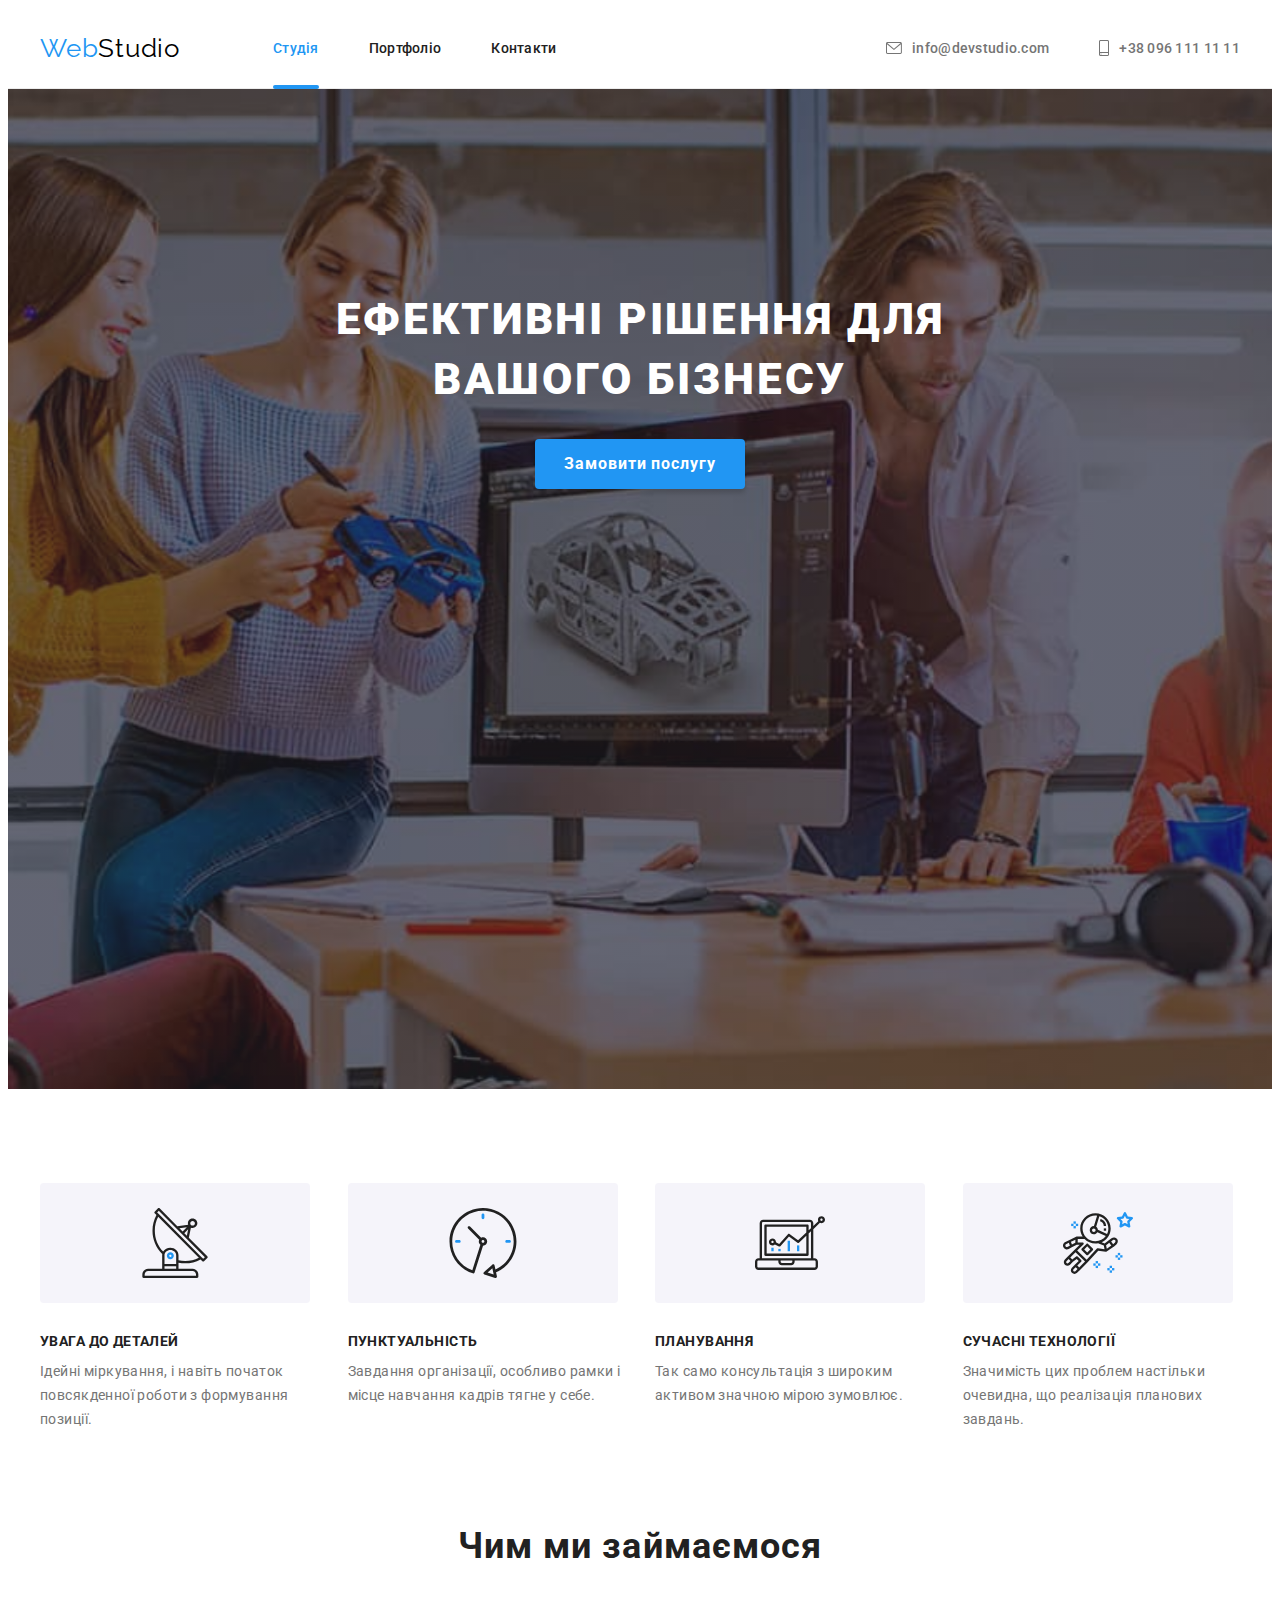
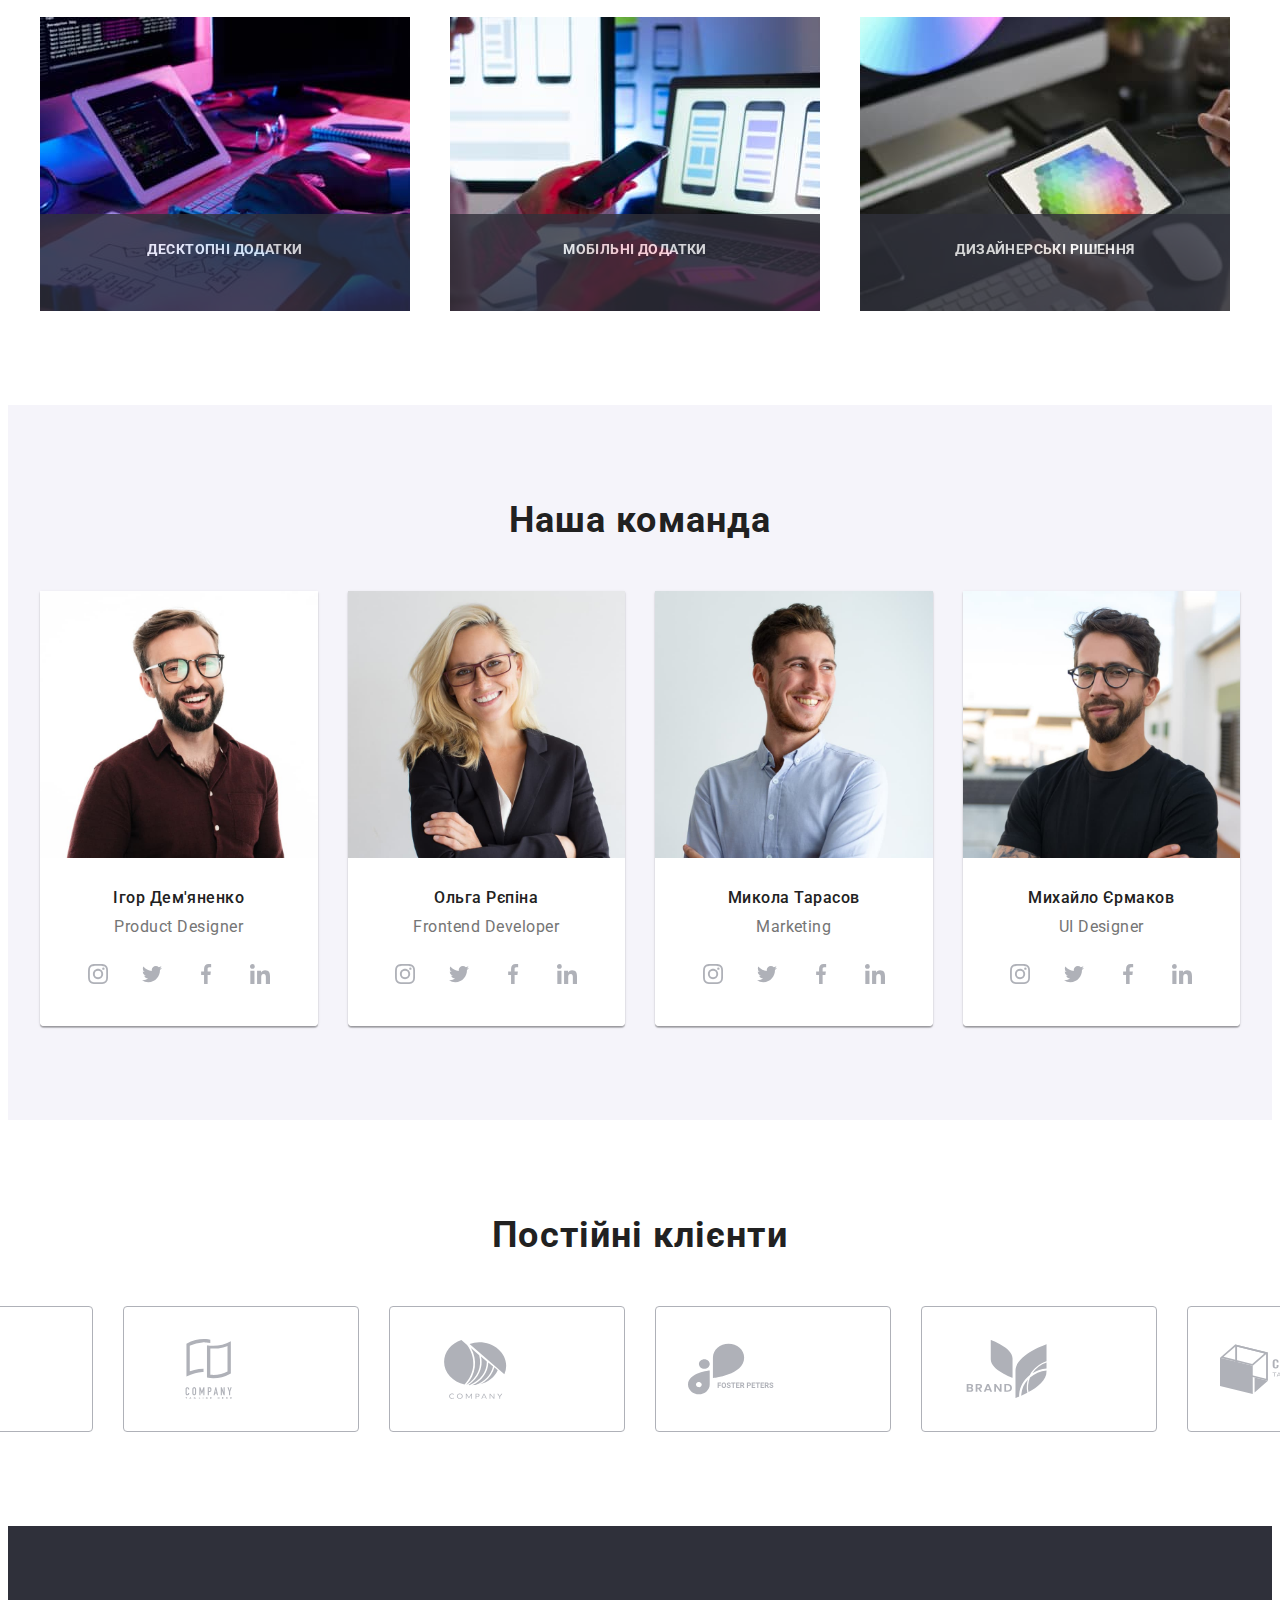
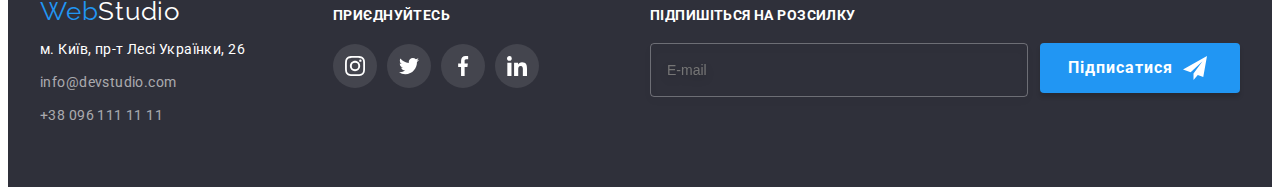
<file: index.html>
<!DOCTYPE html>
<html lang="uk">
<head>
    <meta charset="UTF-8">
    <meta http-equiv="X-UA-Compatible" content="IE=edge">
    <meta name="viewport" content="width=device-width, initial-scale=1.0">
    <title>goit-markup-hw-01</title>
    <link rel="preconnect" href="https://fonts.googleapis.com">
    <link rel="preconnect" href="https://fonts.gstatic.com" crossorigin>
    <link href="https://fonts.googleapis.com/css2?family=Raleway:wght@700&family=Roboto:wght@400;500;700;900&display=swap"
        rel="stylesheet">
    <link rel="stylesheet" href="https://cdnjs.cloudflare.com/ajax/libs/modern-normalize/1.1.0/modern-normalize.min.css"
        integrity="sha512-wpPYUAdjBVSE4KJnH1VR1HeZfpl1ub8YT/NKx4PuQ5NmX2tKuGu6U/JRp5y+Y8XG2tV+wKQpNHVUX03MfMFn9Q=="
        crossorigin="anonymous" referrerpolicy="no-referrer" />
    <!-- <link rel="stylesheet" href="./css/styles.css" /> -->
    <link rel="stylesheet" href="./css/main.min.css" />
</head>
<body>
    <!-- HEADER -->
    <header class="header">
        <div class="container header__container">
            <a href="./index.html" class="logo-link header__logo link"><span class="web">Web</span>Studio</a>
            <nav class="navigation header__navigation">
                <ul class="menu ul">
                    <li class="menu__item">
                        <a href="./index.html" class="menu__link link current">Студія</a></li>
                    <li class="menu__item">
                        <a href="./portfolio.html" class="menu__link link ">Портфоліо</a></li>
                    <li class="menu__item">
                        <a href="#"class="menu__link link">Контакти</a></li>
                </ul>
            </nav>
                <ul class="header__contacts ul">
                    <li class="header-contacts-list">
                        <a href=" mailto:info@devstudio.com" class="header-mail link">
                            <svg class="icon-mail" width="16" height="12" >
                                <use href="./images/icons.svg#icon-envelope"></use>
                            </svg>
                        info@devstudio.com
                        </a>
                    </li>
                    <li class="header-contacts-list">
                        <a href=" tel:+380961111111" class="header-tel link">
                            <svg class="icon-tel" width="10" height="16">
                                <use href="./images/icons.svg#icon-smartphone"></use>
                            </svg>
                        +38 096 111 11 11
                        </a>
                    </li>
                </ul>
        </div>
    </header>
    <!-- NAIN -->
<main>
    <!-- hero -->
    <section class="section hero">
            <div class="container hero__container">
                <h1 class="hero__title">Ефективні рішення для <br/> вашого бізнесу</h1>
                <button type="button" class="hero__btn btn" data-modal-open>Замовити послугу</button>
     </section>
     <!-- about section -->
    <section class="about section">
            <div class="container about__container">
                <ul class="menu-list ul" >
                    <li  class="menu-list__item icon-antena">
                        <h3 class="about__title">УВАГА ДО ДЕТАЛЕЙ</h3>
                        <p class="about__sutitle">Ідейні міркування, і навіть початок повсякденної роботи з формування позиції.</p>
                    </li>
                    <li class="menu-list__item icon-clock"> 
                        <h3 class="about__title">ПУНКТУАЛЬНІСТЬ</h3>
                        <p class="about__sutitle">Завдання організації, особливо рамки і місце навчання кадрів тягне у себе.</p>
                    </li>
                    <li class="menu-list__item icon-diagrama">
                        <h3 class="about__title">ПЛАНУВАННЯ</h3>
                        <p class="about__sutitle">Так само консультація з широким активом значною мірою зумовлює.</p>
                    </li>
                    <li class="menu-list__item icon-astronaut">
                        <h3 class="about__title">СУЧАСНІ ТЕХНОЛОГІЇ</h3>
                        <p class="about__sutitle">Значимість цих проблем настільки очевидна, що реалізація планових завдань.</p>
                    </li>
                </ul>
            </div>
    </section>
    <!-- aside -->
    <section class="aside ">
        <div class="container aside-container">
            <h3 class="aside-title">Чим ми займаємося</h3>
            <ul class="aside-list ul">
                <li class="aside-list-item">
                     <div class="work-wrap">
                         <img src="./images/img1.jpg" alt="чоловік набирає код" width="370">
                         <p class="work-text">
                            Десктопні додатки
                         </p>
                     </div>
                </li>
                <li class="aside-list-item">
                    <div class="work-wrap">
                        <img src="./images/img2.jpg" alt="жінка тримає в руках телефон та працює на комп'ютері" width="370">
                        <p class="work-text">
                            Мобільні додатки
                        </p>
                    </div>
                </li>
                <li class="aside-list-item">
                    <div class="work-wrap">
                        <img src="./images/img3.jpg" alt="планшет на якому зображена діаграма" width="370">
                        <p class="work-text">
                            Дизайнерські рішення
                        </p>
                    </div>
                </li>
            </ul>
        </div>
    </section>
    <!-- team section -->
    <section class="team section">
        <div class="container team-container">
            <h2 class="aside-title">Наша команда</h2>
            <ul class="team-list ul">
                <li class="team-item">
                    <img src="./images/igor.jpg" alt="чоловік з бородою в окулярах" width="370">
                    <div class="team-project">
                        <h3 class="team-item-title">Ігор Дем'яненко</h3>
                        <p class="team-item-sutitle">Product Designer</p>
                        <ul class="team-social-list">
                            <li class="social-list-item">
                                <a class="social-list-link"  href="#">
                                    <svg class="team-social-icon" width="20" height="20">
                                        <use href="./images/icons.svg#icon-instagram-2"></use>
                                    </svg>
                                </a>
                            </li>
                            <li class="social-list-item">
                                <a class="social-list-link" href="#">
                                    <svg class="team-social-icon" width="20" height="20">
                                        <use href="./images/icons.svg#icon-twitter-1"></use>
                                    </svg>
                                </a>
                            </li>
                            <li class="social-list-item">
                                <a class="social-list-link" href="#">
                                    <svg class="team-social-icon" width="20" height="20">
                                        <use href="./images/icons.svg#icon-facebook-1"></use>
                                    </svg>
                                </a>
                            </li>
                            <li class="social-list-item">
                                <a class="social-list-link" href="#">
                                    <svg class="team-social-icon" width="20" height="20">
                                        <use href="./images/icons.svg#icon-linkedin-1"></use>
                                    </svg>
                                </a>
                            </li>
                        </ul>
                    </div>
                </li>
                <li class="team-item">
                    <img src="./images/olga.jpg" alt="жінка в окулярах" width="370">
                    <div class="team-project">
                        <h3 class="team-item-title">Ольга Рєпіна</h3>
                        <p class="team-item-sutitle">Frontend Developer</p>
                        <ul class="team-social-list">
                            <li class="social-list-item">
                                <a class="social-list-link" href="#">
                                    <svg class="team-social-icon" width="20" height="20">
                                        <use href="./images/icons.svg#icon-instagram-2"></use>
                                    </svg>
                                </a>
                            </li>
                            <li class="social-list-item">
                                <a class="social-list-link" href="#">
                                    <svg class="team-social-icon" width="20" height="20">
                                        <use href="./images/icons.svg#icon-twitter-1"></use>
                                    </svg>
                                </a>
                            </li>
                            <li class="social-list-item">
                                <a class="social-list-link" href="#">
                                    <svg class="team-social-icon" width="20" height="20">
                                        <use href="./images/icons.svg#icon-facebook-1"></use>
                                    </svg>
                                </a>
                            </li>
                            <li class="social-list-item">
                                <a class="social-list-link" href="#">
                                    <svg class="team-social-icon" width="20" height="20">
                                        <use href="./images/icons.svg#icon-linkedin-1"></use>
                                    </svg>
                                </a>
                            </li>
                        </ul>
                    </div>
                </li>
                <li class="team-item">
                    <img src="./images/mykola.jpg" alt="чоловік в світлій рубашці" width="370">
                    <div class="team-project">
                        <h3 class="team-item-title">Микола Тарасов</h3>
                        <p class="team-item-sutitle">Marketing</p>
                        <ul class="team-social-list">
                            <li class="social-list-item">
                                <a class="social-list-link" href="#">
                                    <svg class="team-social-icon" width="20" height="20">
                                        <use href="./images/icons.svg#icon-instagram-2"></use>
                                    </svg>
                                </a>
                            </li>
                            <li class="social-list-item">
                                <a class="social-list-link" href="#">
                                    <svg class="team-social-icon" width="20" height="20">
                                        <use href="./images/icons.svg#icon-twitter-1"></use>
                                    </svg>
                                </a>
                            </li>
                            <li class="social-list-item">
                                <a class="social-list-link" href="#">
                                    <svg class="team-social-icon" width="20" height="20">
                                        <use href="./images/icons.svg#icon-facebook-1"></use>
                                    </svg>
                                </a>
                            </li>
                            <li class="social-list-item">
                                <a class="social-list-link" href="#">
                                    <svg class="team-social-icon" width="20" height="20">
                                        <use href="./images/icons.svg#icon-linkedin-1"></use>
                                    </svg>
                                </a>
                            </li>
                        </ul>
                    </div>
                </li>
                <li class="team-item">
                    <img src="./images/myhailo.jpg" alt="чоловік в темній футболціз бородою в окулярах" width="370">
                    <div class="team-project">
                        <h3 class="team-item-title">Михайло Єрмаков</h3>
                        <p class="team-item-sutitle">UI Designer</p>
                        <ul class="team-social-list">
                            <li class="social-list-item">
                                <a class="social-list-link" href="#">
                                    <svg class="team-social-icon" width="20" height="20">
                                        <use href="./images/icons.svg#icon-instagram-2"></use>
                                    </svg>
                                </a>
                            </li>
                            <li class="social-list-item">
                                <a class="social-list-link" href="#">
                                    <svg class="team-social-icon" width="20" height="20">
                                        <use href="./images/icons.svg#icon-twitter-1"></use>
                                    </svg>
                                </a>
                            </li>
                            <li class="social-list-item">
                                <a class="social-list-link" href="#">
                                    <svg class="team-social-icon" width="20" height="20">
                                        <use href="./images/icons.svg#icon-facebook-1"></use>
                                    </svg>
                                </a>
                            </li>
                            <li class="social-list-item">
                                <a class="social-list-link" href="#">
                                    <svg class="team-social-icon" width="20" height="20">
                                        <use href="./images/icons.svg#icon-linkedin-1"></use>
                                    </svg>
                                </a>
                            </li>
                        </ul>
                    </div>
                </li>
            </ul>
        </div>
    </section>
    <!-- clients section -->
    <section class="clients section">
        <div class="container clients-container">
            <h2 class="clients-title aside-title">Постійні клієнти</h2>
            <ul class="clients-list ul">
                <li class="clients-list-item">
                    <a class="clients-link" href="#">
                        <svg class="clients-icon" width="106" height="60">
                            <use href="./images/icons.svg#icon-client1"></use>
                        </svg>
                    </a>
                </li>
                <li class="clients-list-item">
                    <a class="clients-link" href="#">
                        <svg class="clients-icon" width="106" height="60">
                            <use href="./images/icons.svg#icon-client2"></use>
                        </svg>
                    </a>
                </li>
                <li class="clients-list-item">
                    <a class="clients-link" href="#">
                        <svg class="clients-icon" width="106" height="60">
                            <use href="./images/icons.svg#icon-client3"></use>
                        </svg>
                    </a>
                </li>
                <li class="clients-list-item">
                    <a class="clients-link" href="#">
                        <svg class="clients-icon" width="106" height="60">
                            <use href="./images/icons.svg#icon-client4"></use>
                        </svg>
                    </a>
                </li>
                <li class="clients-list-item">
                    <a class="clients-link" href="#">
                        <svg class="clients-icon" width="106" height="60">
                            <use href="./images/icons.svg#icon-client5"></use>
                        </svg>
                    </a>
                </li>
                <li class="clients-list-item">
                    <a class="clients-link" href="#">
                        <svg class="clients-icon" width="106" height="60">
                            <use href="./images/icons.svg#icon-client6"></use>
                        </svg>
                    </a>
                </li>
            </ul>
        </div>
    </section>
    </main>
    <!-- FOOTER -->
    <footer class="footer ">
        <div class="footer-field container">
            <div class="footer-container">
                <a href="./index.html" class="logo-footer-link link"><span class="web">Web</span>Studio</a>
                    <address class="address">
                        <ul class="address-list ul">
                            <li class="address-list-item">
                                <a class="address-link link" href="https://goo.gl/maps/7Ttrmz1NtePC2R1u5" target="_blank" rel="nooper noreffere">м. Київ, пр-т Лесі Українки, 26</a>
                            </li>
                            <li class="address-list-item">
                                <a class="contact-link link" href="mailto:info@devstudio.com">info@devstudio.com</a>
                            </li>
                            <li class="address-list-item">
                                <a class="contact-link link" href="tel:+380961111111">+38 096 111 11 11</a>
                            </li>
                        </ul> 
                    </address> 
            </div>
            <!-- приєднуйтесь -->
            <div class="footer-social-container">
                <span class="footer-title">ПРИЄДНУЙТЕСЬ</span>
                <ul class="footer-social-list">
                    <li class="footer-list-item">
                        <a class="footer-social-link" href="#">
                            <svg class="team-social-icon" width="20" height="20">
                                <use href="./images/icons.svg#icon-instagram-2"></use>
                            </svg>
                        </a>
                    </li>
                    <li class="footer-list-item">
                        <a class="footer-social-link" href="#">
                            <svg class="team-social-icon" width="20" height="20">
                                <use href="./images/icons.svg#icon-twitter-1"></use>
                            </svg>
                        </a>
                    </li>
                    <li class="footer-list-item">
                        <a class="footer-social-link" href="#">
                            <svg class="team-social-icon" width="20" height="20">
                                <use href="./images/icons.svg#icon-facebook-1"></use>
                            </svg>
                        </a>
                    </li>
                    <li class="footer-list-item">
                        <a class="footer-social-link" href="#">
                            <svg class="team-social-icon" width="20" height="20">
                                <use href="./images/icons.svg#icon-linkedin-1"></use>
                            </svg>
                        </a>
                    </li>
                </ul>
            </div>
            <!-- підпишіться -->
            <div class="footer-subscribe-container">
            <p class="footer-title">ПІДПИШІТЬСЯ НА РОЗСИЛКУ</p>
            <form action="#" class="subscribe-form">
                <label for="user-email"></label>
                <input 
                type="email" 
                name="user-email" 
                class="footer-input" 
                required id="user-email" 
                placeholder="E-mail" 
            />
            <div class="subscribe-wrap">
                <button type="button" class="subscribe-btn btn">Підписатися
                    <svg class="subscribe-icon" width="24" height="24">
                    <use href="./images/icons.svg#icon-send"></use>
                </svg>
            </button>
            </div>
        </form>
        </div>
        </div>
    </footer>
    <!-- MODAL -->
    <div class="backdrop is-hidden "  data-modal>
        <div class="modal"> 
            <button type="button" class="close-dtn btn" data-modal-close>
                <svg class="close-icon" width="18" height="18">
                    <use href="./images/icons.svg#icon-close-black-18dp"></use>
                </svg>
            </button>
            <p class="modal-title">Залиште свої дані, ми вам передзвонимо</p>
            <form action="#" class="modal-form" >
                <div class="modal-label">
                    <label class="label-title" for="user-name">Ім'я</label>
                   <div class="input-wrap">
                        <input 
                            type="text" 
                            name="user-name" 
                            class="modal-input"
                            required 
                            id="user-name" 
                        />
                        <svg class="modal-icon"  width="18" height="18">
                            <use href="./images/icons.svg#icon-name"></use>
                        </svg>
                   </div>
                </div>
                <div class="modal-label">
                    <label class="label-title" for="user-tel">Телефон</label>
                    <div class="input-wrap">
                        <input 
                            type="tel" 
                            name="user-tel" 
                            class="modal-input"
                            required
                            id="user-tel" 
                        />
                        <svg class="modal-icon" width="18" height="18">
                            <use href="./images/icons.svg#icon-tel"></use>
                        </svg>
                    </div>
                </div>
                <div class="modal-label">
                    <label class="label-title" for="user-mail">Пошта</label>
                    <div class="input-wrap">
                        <input 
                            type="email" 
                            name="user-mail" 
                            class="modal-input"
                            required
                            id="user-mail" 
                        />
                        <svg class="modal-icon"  width="18" height="18">
                            <use href="./images/icons.svg#icon-postsend"></use>
                        </svg>
                    </div>
                </div>
                <div class="modal-feedback">
                    <label class="label-title" for="feedback">Коментар</label>
                    <textarea 
                        name="feedback" 
                        id="feedback" 
                        cols="30" 
                        rows="10" 
                        class="feedback" 
                        placeholder="Введіть текст">
                    </textarea>
                </div>
                <label for="policy" class="policy-label">
                    <input class="policy-checkbox visually-hidden "
                        type="checkbox" 
                        name="policy" 
                        id="policy">
                    <svg class="policy-icon" width="16" height="15">
                        <use href="./images/icons.svg#icon-checkmark"></use>
                    </svg>
                        Погоджуюся з розсилкою та приймаю
                    <a href="#" class="policy-link link">Умови договору</a>
                </label>
                <button type="submit" class="send-btn btn">Відправити</button>
            </form>
        </div>
    </div>
    <script src="./js/modal.js"></script>
</body>
</html>
</file>
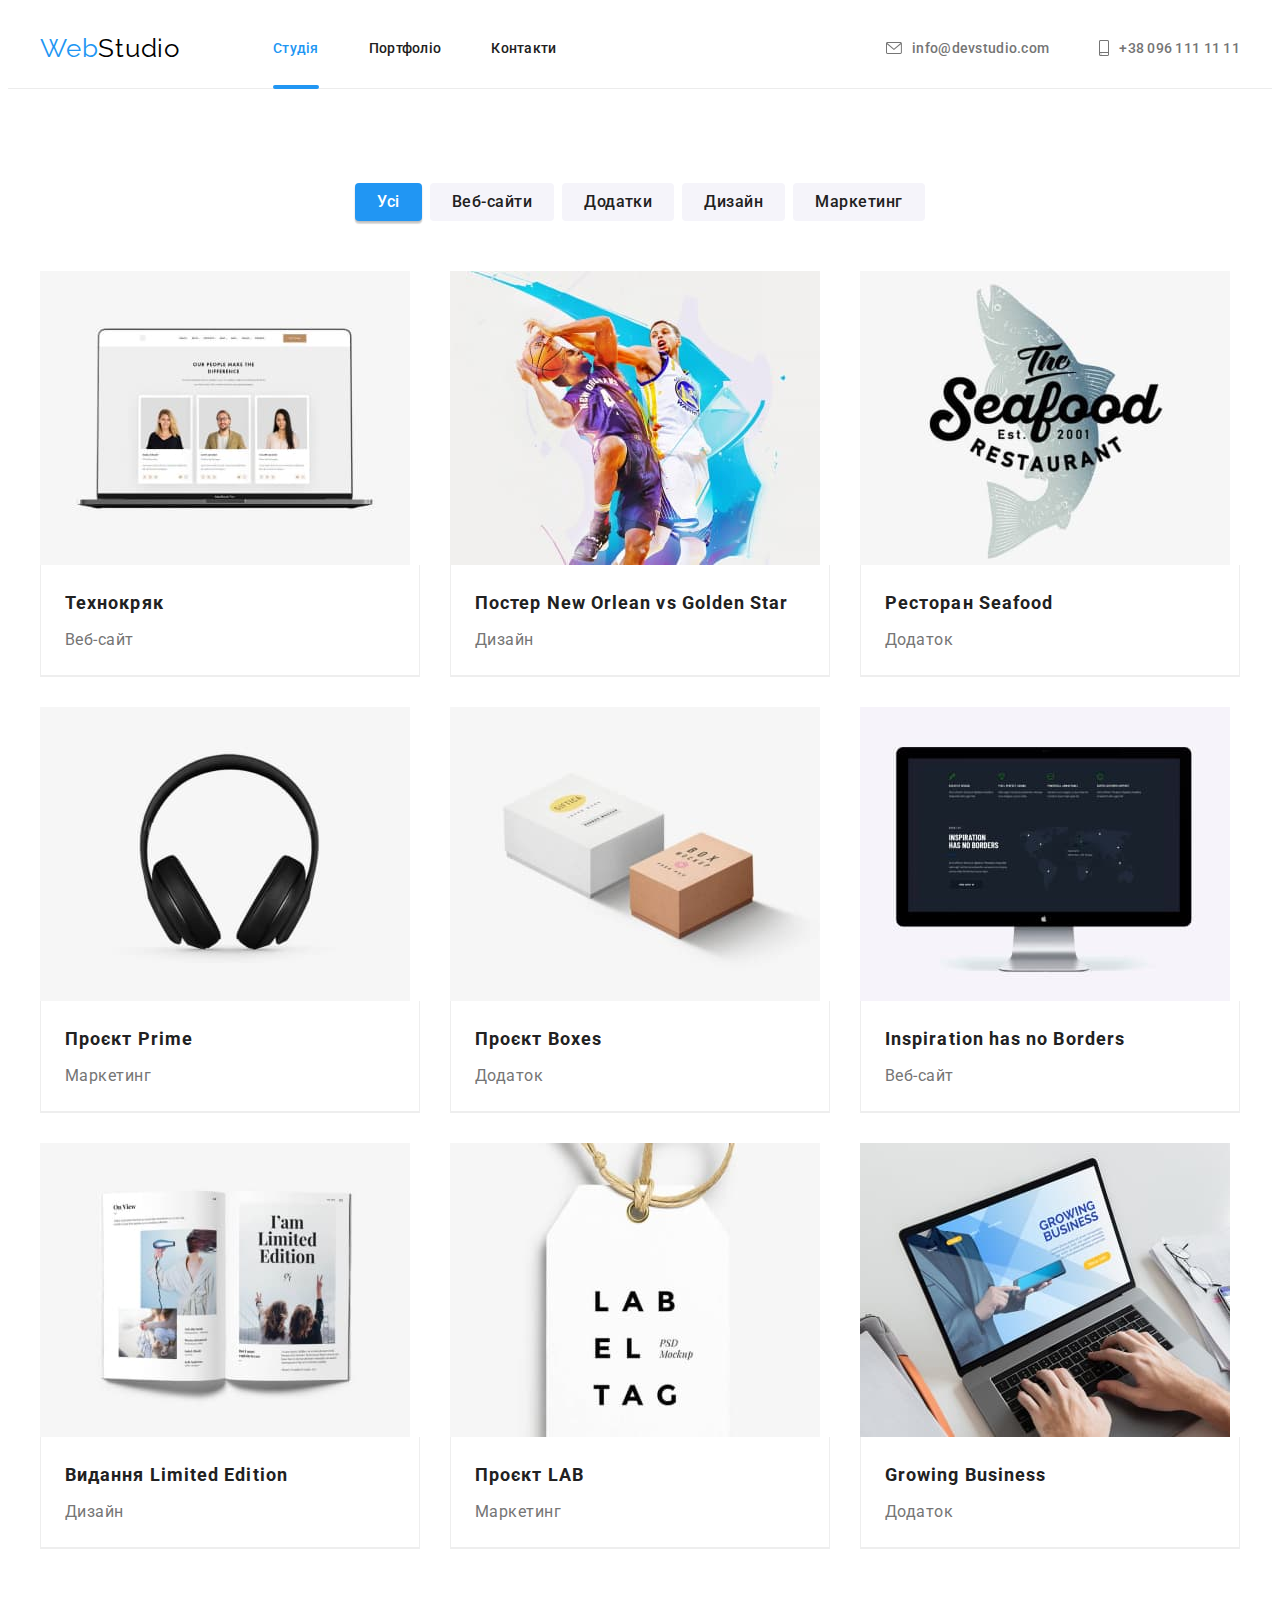
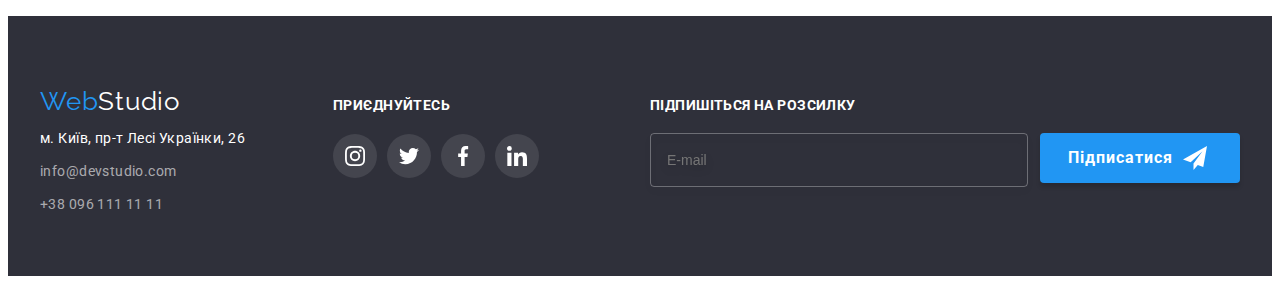
<file: portfolio.html>
<!DOCTYPE html>
<html lang="en">
<head>
    <meta charset="UTF-8">
    <meta http-equiv="X-UA-Compatible" content="IE=edge">
    <meta name="viewport" content="width=device-width, initial-scale=1.0">
    <title>goit-markup-hw-02</title>
    <link rel="preconnect" href="https://fonts.googleapis.com">
    <link rel="preconnect" href="https://fonts.gstatic.com" crossorigin>
    <link href="https://fonts.googleapis.com/css2?family=Raleway:wght@700&family=Roboto:wght@400;500;700;900&display=swap"
        rel="stylesheet">
    <link rel="stylesheet" href="https://cdnjs.cloudflare.com/ajax/libs/modern-normalize/1.1.0/modern-normalize.min.css"
        integrity="sha512-wpPYUAdjBVSE4KJnH1VR1HeZfpl1ub8YT/NKx4PuQ5NmX2tKuGu6U/JRp5y+Y8XG2tV+wKQpNHVUX03MfMFn9Q=="
        crossorigin="anonymous" referrerpolicy="no-referrer" />
    <!-- <link rel="stylesheet" href="./css/styles.css" /> -->
    <link rel="stylesheet" href="./css/main.min.css" />
</head>
<body>
<header class="header">
    <div class="container header__container">
        <a href="./index.html" class="logo-link header__logo link"><span class="web">Web</span>Studio</a>
        <nav class="navigation header__navigation">
            <ul class="menu ul">
                <li class="menu__item">
                    <a href="./index.html" class="menu__link link current">Студія</a>
                </li>
                <li class="menu__item">
                    <a href="./portfolio.html" class="menu__link link ">Портфоліо</a>
                </li>
                <li class="menu__item">
                    <a href="#" class="menu__link link">Контакти</a>
                </li>
            </ul>
        </nav>
        <ul class="header__contacts ul">
            <li class="header-contacts-list">
                <a href=" mailto:info@devstudio.com" class="header-mail link">
                    <svg class="icon-mail" width="16" height="12">
                        <use href="./images/icons.svg#icon-envelope"></use>
                    </svg>
                    info@devstudio.com
                </a>
            </li>
            <li class="header-contacts-list">
                <a href=" tel:+380961111111" class="header-tel link">
                    <svg class="icon-tel" width="10" height="16">
                        <use href="./images/icons.svg#icon-smartphone"></use>
                    </svg>
                    +38 096 111 11 11
                </a>
            </li>
        </ul>
    </div>
</header>
    <main>
        <section class="profile">
            <div class="container profile-container">
                <h2 class="visually-hidden">Портфоліо</h2>
                <ul class="profile-list ul">
                    <li class="profile-item">
                      <button  class="btn-portfolio current" type="button">Усі</button>  
                    </li>
                    <li class="profile-item">
                      <button class="btn-portfolio" type="button">Веб-сайти</button>  
                    </li>
                    <li class="profile-item">
                      <button class="btn-portfolio" type="button">Додатки</button>  
                    </li>
                    <li class="profile-item">
                      <button class="btn-portfolio" type="button">Дизайн</button>  
                    </li>
                    <li class="profile-item">
                      <button class="btn-portfolio" type="button">Маркетинг</button>  
                    </li>
                </ul>
                <ul class="content">
                    <li class="content-item ul">
                        <a href="#" class="work-link">
                            <div class="work-overlay">
                                <img src="./images/website.jpg" alt="Монітор ноутбука" width="370">
                                <p class="work-overlay-text">
                                    Ресурс пропонує комплексні пропозиції з різним рівнем функціоналу та сервісів. Все це дозволить відвідувачу отримати вичерпні відомості про компанію чи приватну особу.
                                </p>
                            </div>
                            <div class="project">
                                <h3 class="content-title">Технокряк</h3>
                                <p class="content-subtitle">Веб-сайт</p>
                            </div>
                        </a>
                    </li>
                    <li class="content-item ul">
                        <a href="#" class="work-link">
                            <div class="work-overlay">
                                <img src="./images/poster.jpg" alt="Басктболісти" width="370">
                                <p class="work-overlay-text">
                                    Ресурс пропонує комплексні пропозиції з різним рівнем функціоналу та сервісів. Все це дозволить відвідувачу отримати вичерпні відомості про компанію чи приватну особу.
                                </p>
                            </div>
                            <div class="project">
                                <h3 class="content-title">Постер New Orlean vs Golden Star</h3>
                                <p class="content-subtitle">Дизайн</p>
                            </div>
                        </a>
                    </li>
                    <li class="content-item ul">
                        <a href="#" class="work-link">
                            <div class="work-overlay">
                                <img src="./images/seafood.jpg" alt="Логотип ресторану" width="370">
                                <p class="work-overlay-text">
                                    Ресурс пропонує комплексні пропозиції з різним рівнем функціоналу та сервісів. Все це дозволить відвідувачу отримати вичерпні відомості про компанію чи приватну особу.
                                </p>
                            </div>
                            <div class="project">
                                <h3 class="content-title">Ресторан Seafood</h3>
                                <p class="content-subtitle">Додаток</p>
                            </div>
                        </a>
                    </li>
                    <li class="content-item ul">
                        <a href="#" class="work-link">
                            <div class="work-overlay">
                                <img src="./images/headphones.jpg" alt="Навушники" width="370">
                                <p class="work-overlay-text">
                                    Ресурс пропонує комплексні пропозиції з різним рівнем функціоналу та сервісів. Все це дозволить відвідувачу отримати вичерпні відомості про компанію чи приватну особу.
                                </p>
                            </div>
                            <div class="project">
                                <h3 class="content-title">Проєкт Prime</h3>
                                <p class="content-subtitle">Маркетинг</p>
                            </div>
                        </a>
                    </li>
                    <li class="content-item ul">
                        <a href="#" class="work-link">
                            <div class="work-overlay">
                                <img src="./images/boxes.jpg" alt="Дві коробки" width="370">
                                <p class="work-overlay-text">
                                    Ресурс пропонує комплексні пропозиції з різним рівнем функціоналу та сервісів. Все це дозволить відвідувачу отримати вичерпні відомості про компанію чи приватну особу.
                                </p>
                            </div>
                            <div class="project">
                                <h3 class="content-title">Проєкт Boxes</h3>
                                <p class="content-subtitle">Додаток</p>
                            </div>
                        </a>
                    </li>
                    <li class="content-item ul">
                        <a href="#" class="work-link">
                            <div class="work-overlay">
                                <img src="./images/inspiration.jpg" alt="Монітор комп'ютера" width="370">
                                <p class="work-overlay-text">
                                    Ресурс пропонує комплексні пропозиції з різним рівнем функціоналу та сервісів. Все це дозволить відвідувачу отримати вичерпні відомості про компанію чи приватну особу.
                                </p>
                            </div>
                            <div class="project">
                                <h3 class="content-title">Inspiration has no Borders</h3>
                                <p class="content-subtitle">Веб-сайт</p>
                            </div>
                        </a>
                    </li>
                    <li class="content-item ul">
                        <a href="#" class="work-link">
                            <div class="work-overlay">
                                <img src="./images/edition.jpg" alt="Розворот журналу" width="370">
                                <p class="work-overlay-text">
                                    Ресурс пропонує комплексні пропозиції з різним рівнем функціоналу та сервісів. Все це дозволить відвідувачу отримати вичерпні відомості про компанію чи приватну особу.
                                </p>
                            </div>
                            <div class="project">
                                <h3 class="content-title">Видання Limited Edition</h3>
                                <p class="content-subtitle">Дизайн</p>
                            </div>
                        </a>
                    </li>
                    <li class="content-item ul">
                        <a href="#" class="work-link">
                            <div class="work-overlay">
                                <img src="./images/lab.jpg" alt="Логотип" width="370">
                                <p class="work-overlay-text">
                                    Ресурс пропонує комплексні пропозиції з різним рівнем функціоналу та сервісів. Все це дозволить відвідувачу отримати вичерпні відомості про компанію чи приватну особу.
                                </p>
                            </div>
                            <div class="project">
                                <h3 class="content-title">Проєкт LAB</h3>
                                <p class="content-subtitle">Маркетинг</p>
                            </div>
                        </a>
                    </li>
                    <li class="content-item ul">
                        <a href="#" class="work-link">
                            <div class="work-overlay">
                                <img src="./images/business.jpg" alt="Людина друкує текст" width="370">
                                <p class="work-overlay-text">
                                    Ресурс пропонує комплексні пропозиції з різним рівнем функціоналу та сервісів. Все це дозволить відвідувачу отримати вичерпні відомості про компанію чи приватну особу.
                                </p>
                            </div>
                            <div class="project">
                                <h3 class="content-title">Growing Business</h3>
                                <p class="content-subtitle">Додаток</p>
                            </div>
                        </a>
                    </li>
                </ul>
            </div>
    </section>
    </main>
    <footer class="footer ">
        <div class="footer-field container">
            <div class="footer-container">
                <a href="./index.html" class="logo-footer-link link"><span class="web">Web</span>Studio</a>
                <address class="address">
                    <ul class="address-list ul">
                        <li class="address-list-item">
                            <a class="address-link link" href="https://goo.gl/maps/7Ttrmz1NtePC2R1u5" target="_blank"
                                rel="nooper noreffere">м. Київ, пр-т Лесі Українки, 26</a>
                        </li>
                        <li class="address-list-item">
                            <a class="contact-link link" href="mailto:info@devstudio.com">info@devstudio.com</a>
                        </li>
                        <li class="address-list-item">
                            <a class="contact-link link" href="tel:+380961111111">+38 096 111 11 11</a>
                        </li>
                    </ul>
                </address>
            </div>
            <div class="footer-social-container">
                <span class="footer-title">ПРИЄДНУЙТЕСЬ</span>
                <ul class="footer-social-list">
                    <li class="footer-list-item">
                        <a class="footer-social-link" href="#">
                            <svg class="team-social-icon" width="20" height="20">
                                <use href="./images/icons.svg#icon-instagram-2"></use>
                            </svg>
                        </a>
                    </li>
                    <li class="footer-list-item">
                        <a class="footer-social-link" href="#">
                            <svg class="team-social-icon" width="20" height="20">
                                <use href="./images/icons.svg#icon-twitter-1"></use>
                            </svg>
                        </a>
                    </li>
                    <li class="footer-list-item">
                        <a class="footer-social-link" href="#">
                            <svg class="team-social-icon" width="20" height="20">
                                <use href="./images/icons.svg#icon-facebook-1"></use>
                            </svg>
                        </a>
                    </li>
                    <li class="footer-list-item">
                        <a class="footer-social-link" href="#">
                            <svg class="team-social-icon" width="20" height="20">
                                <use href="./images/icons.svg#icon-linkedin-1"></use>
                            </svg>
                        </a>
                    </li>
                </ul>
            </div>
            <div class="footer-subscribe-container">
                <p class="footer-title">ПІДПИШІТЬСЯ НА РОЗСИЛКУ</p>
                <form action="#" class="subscribe-form">
                    <label for="user-email"></label>
                    <input type="email" name="user-email" class="footer-input" required id="user-email"
                        placeholder="E-mail" />
                    <div class="subscribe-wrap">
                        <button type="button" class="subscribe-btn btn">Підписатися
                            <svg class="subscribe-icon" width="24" height="24">
                                <use href="./images/icons.svg#icon-send"></use>
                            </svg>
                        </button>
                    </div>
                </form>
            </div>
        </div>
    </footer>
</body>
</html>
</file>
<file: css/styles.css>
/* body{
    font-family: 'Raleway', sans-serif;
    font-family: 'Roboto', sans-serif;
    background-color: var(--white);
    color: var(--main-text-color);
} */
/* :root { 
--main-text-color: #212121;
--secondary-text-color: #757575;
--accent: #2196F3;
--btn-hover:#188CE8;
--white: #ffffff; 
--black: #000000;
--team-section-color:#F5F4FA;
--section-color: #2F303A;
--btn-color: #F5F4FA;
--footer-background-color:#2F303A;
--border-project-color: #EEEEEE;
--border-header:#ECECEC;
--soc-link-team: #AFB1B8;
--aside-bck-color: #2F303A;
--time: 250ms;
--cubic:cubic-bezier(0.4, 0, 0.2, 1);
} */

/* h1,
h2,
h3,
h4,
h5,
h6, 
p{
  margin: 0;
}

ul{
  list-style: none;
  margin: 0;
  padding: 0;
}

address{
  font-style: normal;
} */

/* .container {
width: 1200px;
padding-left: 15px;
padding-right: 15px;
margin: 0 auto;
} */

/* img {
  display: block;
  max-width: 100%;
  height: auto;
} */

/* .section {
  padding: 94px 0;
} */


/* .btn{
  cursor: pointer;
  font-family: inherit;
  display: block;
  margin: auto;
}  */
/* studio styles */
/* ------------------------header styles------------------------------ */

/* .header{
background: var(--white);
border-bottom: 1px solid var(--border-header);
}

.logo-link{
font-family: Raleway;
color: var(--black);
font-size: 26px;
line-height: calc(31/26);
letter-spacing: 0.03em;
margin-right: 93px;
}

.web{
  color: var(--accent);
}

.link{
  text-decoration: none;
}

.header-container{
  display: flex;
  align-items: center;
  height: 80px; 
}

.navigation{
  margin-right: auto;
}


.nav-link.current{
  color: var(--accent);
}

.header-nav, .header-contacts {
  left: 0px;
  top: 0px;
  display: flex;
  gap: 50px;
}

.nav-link  {
  font-weight: 500;
  font-size: 14px;
  line-height: calc(16/14);
  letter-spacing: 0.02em;
  color: var(--main-text-colo);
  position: relative;
  display: block;
  padding: 32px 0;
}

.nav-link.current.link::after{
  display: block;
  content:'';
  position: absolute;
  bottom: -1px;
  left: 0;
  width: 100%;
  height: 4px;
  background-color: var(--accent);
  border-radius: 2px;
}

.header-mail, .header-tel {
  font-weight: 500;
  font-size: 14px;
  line-height: calc(16/14);
  letter-spacing: 0.02em;
  color: var(--secondary-text-color);
  display: flex;
  padding-top: 32px;
  padding-bottom: 32px;
  align-items: center;
  gap: 10px;
  transition: color var(--time) var(--cubic);
}

.icon-mail, .icon-tel{
  fill: currentColor;
}

.nav-link:hover,
.nav-link:focus, 
.header-mail:hover, 
.header-mail:focus, 
.header-tel:hover, 
.header-tel:focus {
  color: var(--accent);
} */

/* ------------------------hero styles------------------------------ */


/* .hero{
height: 600px;
background-color: var(--section-color);
background-image: linear-gradient(
  rgba(47, 48, 58, 0.4),
  rgba(47, 48, 58, 0.4)), 
  url('../images/hero.jpg');
background-repeat: no-repeat;
background-color: #C4C4C4;
background-position: center;
text-align: center;
padding-top: 200px;
padding-bottom: 200px; 
background-size: cover;
max-width: 1600px;
margin-left: auto;
margin-right: auto;
}

.section-title {
  width: 696px;
  margin: 0 auto 30px auto;
  margin-bottom: 30px;
  font-weight: 900;
  font-size: 44px;
  line-height: calc(60/44);
  text-align: center;
  letter-spacing: 0.06em;
  text-transform: uppercase;
  color: var(--white);  
}

.section-btn {
  font-weight: 700;
  font-size: 16px;
  line-height: calc(30/16);
  align-items: center;
  text-align: center;
  letter-spacing: 0.06em;
  background-color: var(--accent);
  border-radius: 4px;
  border: none;
  color: var(--white);
  margin-top: 30px;
  padding: 10px 29px;
  box-shadow: 0px 4px 4px rgba(0, 0, 0, 0.15);
  transition:
  background-color var(--time) var(--cubic);
}

.section-btn:hover,
.section-btn:focus{
  background-color: var(--btn-hover);
} */
/* ------------------------about styles------------------------------ */

/* .about-container{
  display: flex;
}

.about{
  padding: 94px 0;
}

.about-list{
  display: flex;
  gap: 30px;
}

.about-list-item{
  flex-basis: calc((100% - 90px) / 4);
}

.about-list-item::before{
  display: block;
  content: "";
  width: 270px;
  height: 120px;
  background-size: 70px 70px;
  background-repeat: no-repeat;
  background-position: center;
  background-color: #F5F4FA;
  margin-bottom: 30px;
  border-radius: 4px;
}

.icon-antena::before{
  background-image: url(../images/antena.svg);
}

.icon-clock::before{
  background-image: url(../images/clock.svg);
}

.icon-diagrama::before{
  background-image: url(../images/diagram.svg);
}

.icon-astronaut::before{
  background-image: url(../images/astronaut.svg);
} */

/* .about-title {
  font-size: 14px;
  line-height: calc(16/14);
  letter-spacing: 0.03em;
  text-transform: uppercase;
  color: var(--main-text-color);
  margin-bottom: 10px;
}

.about-sutitle {
  font-size: 14px;
  line-height: calc(24/14);
  letter-spacing: 0.03em;
  color: var(--secondary-text-color);
} */

/* ------------------------aside styles------------------------------ */


/* .aside{
  padding-bottom: 94px;
}

.aside-list{
  display: flex;
  gap: 30px;
}

.aside-list-item{
flex-basis: calc((100% - 30px) / 3);
}

.aside-title {
  font-size: 36px;
  line-height: calc(42/36);
  text-align: center;
  letter-spacing: 0.03em;
  color: var(--main-text-color);
  margin-bottom: 50px;
}

.work-wrap {
  position: relative;
}

.work-text {
font-weight: 700;
font-size: 14px;
line-height: calc(16/14);
text-align: center;
letter-spacing: 0.03em;
text-transform: uppercase;
color: var(--white);
padding-top: 27px;
position: absolute;
position: absolute;
bottom: 0;
left: 0;
width: 370px;
height: 70px;
background-color: var(--aside-bck-color);
opacity: 0.8;
margin: 0;
} */

/* ------------------------team styles------------------------------ */

/* .team {
  background: var(--team-section-color);
}

.team-list{
  display: flex;
  gap: 30px;
}

.team-item{
  flex-basis: calc((100% - 90px) / 4);
  box-shadow: 0px 1px 3px rgba(0, 0, 0, 0.12), 0px 1px 1px rgba(0, 0, 0, 0.14), 0px 2px 1px rgba(0, 0, 0, 0.2);
    border-radius: 0px 0px 4px 4px;
} */

/* .team-project{
  background: var(--white);
  border-radius: 0px 0px 4px 4px;
  padding-top: 30px;
  padding-bottom: 30px;
} */

/* .team-item-title {
  font-weight: 500;
  font-size: 16px;
  line-height: calc(19/16);
  text-align: center;
  letter-spacing: 0.03em;
  color: var(--main-text-color);
  margin-bottom: 10px;
} */

/* .team-item-sutitle {
  font-size: 16px;
  line-height: calc(19/16);
  text-align: center;
  letter-spacing: 0.03em;
  color: var(--secondary-text-color);
  margin-bottom: 16px;
}

.team-social-list{
  display: flex;
  justify-content: center;
  gap: 10px;
}

.social-list-item{
  width: 44px;
  height: 44px;
}

.social-list-link{
  display: flex;
  width: 100%;
  height: 100%;
  background-color: var(--white);
  border-radius: 50%;
  align-items: center;
  justify-content: center;
  text-decoration: none;
  color: inherit;
  color: var(--soc-link-team);
  transition: background-color var(--time) var(--cubic),
    color var(--time) var(--cubic);
}

.team-social-icon{
  fill: currentColor; 
} */

/* .social-list-link:hover,
.social-list-link:focus{
  background-color: var(--accent);
  color: var(--white);
} */

/* ------------------------clients styles------------------------------ */


/* .clients-list {
display: flex;
gap: 30px;
justify-content: center;
}

.clients-list-item {
  flex-basis: calc((100% - 30px) / 6);
}

.clients-link {
  display: flex;
  align-items: center;
  color: #AFB1B8;
  width: 170px;
  height: 92px;
  border: 1px solid #AFB1B8;
  border-radius: 4px;
  padding: 16px 32px;
  transition: border-color var(--time) var(--cubic),
      fill var(--time) var(--cubic);
}

.clients-icon {
  fill: currentColor;
}

.clients-link:hover,
.clients-link:focus{
  border-color: var(--accent);
  color: var(--accent);
} */


/* ------------------------footer styles------------------------------ */


/* 
.footer {
  background: var(--footer-background-color);
  background: var(--section-color);
  margin: 0 auto;
  padding-top: 60px;
  padding-bottom: 60px;
}

.logo-footer-link{
  font-family: Raleway;
  font-size: 26px;
  line-height: calc(31/16);
  letter-spacing: 0.03em;
  color: var(--white);
  margin-top: 10px;   
  margin-bottom: 20px;
} 


.address-list-item:not(:last-child) {
  margin-bottom: 9px;
}

.address-link{
  font-style: normal;
  font-size: 14px;
  line-height: calc(24/14);
  letter-spacing: 0.03em;
  color: var(--white);
  transition: 
      background-color var(--time) var(--cubic);
}

.contact-link {
  font-size: 14px;
  line-height: calc(24/14);
  letter-spacing: 0.03em;
  color: rgba(255, 255, 255, 0.6);
  font-style: normal;
  transition: background-color var(--time) var(--cubic);
}

.address-link:hover, 
.address-link:focus,
.contact-link:hover,
.contact-link:focus{
  color: var(--accent);
}

.footer .container{
  display: flex;
  align-items: baseline;
  justify-content: space-between;
}


.footer-social-container{
  margin-left: 70px;
  margin-top: 72;
  margin-right: 93px;
}

.part-footer {
  display: flex;
}

.footer-title{
  font-weight: 700;
  font-size: 14px;
  line-height: calc(16/14);
  letter-spacing: 0.03em;
  text-transform: uppercase;
  color: var(--white);
  margin-bottom: 20px;
}

.footer-social-list{
  display: flex;
  align-items: center;
  gap: 10px;
  margin-top: 20px;
}

.footer-list-item {
  width: 44px;
  height: 44px;
}

.footer-social-link {
  display: flex;
  width: 100%;
  height: 100%;
  border-radius: 50%;
  background: rgba(255, 255, 255, 0.1);
  align-items: center;
  color: var(--white);
  justify-content: center;
  text-decoration: none;
  transition:
      background-color var(--time) var(--cubic);
}

.team-social-icon {
  fill: currentColor;
}

.footer-social-link:hover,
.footer-social-link:focus{
  background-color: var(--accent);
}

.footer-subscribe {
display: block;
}

.subscribe-form {
  display: flex;
}

.footer-input {
  width: 358px;
  height: 50px;
  border: 1px solid rgba(255, 255, 255, 0.3);
  filter: drop-shadow(0px 4px 4px rgba(0, 0, 0, 0.15));
  border-radius: 4px;
  display: block;
  background-color: transparent;
  font-size: 14px;
  color: var(--secondary-text-color);
  outline: transparent;
  padding-left: 16px;
}


.subscribe-btn {
  font-weight: 700;
    font-size: 16px;
    line-height: calc(30/16);
    display: flex;
    align-items: center;
    text-align: center;
    letter-spacing: 0.06em;
    color: var(--white);
    width: 200px;
    height: 50px;
    background: var(--accent);
    box-shadow: 0px 4px 4px rgba(0, 0, 0, 0.15);
    border-radius: 4px;
    border: none;
    padding: 10px 28px;
    margin-left: 12px;
    transition: background-color var(--time) var(--cubic);
}

.subscribe-icon {
  fill: currentColor;
}

.subscribe-btn:hover{
  background-color: var(--btn-hover);
}
 */


/* profile styles */
/* ------------------------ styles------------------------------ */

/* .profile{
padding-top: 94px;
padding-bottom: 94px;
margin: 0;
}

.profile-list{
display: flex;
flex-wrap: wrap;
gap: 8px;
padding-bottom: 50px;
align-items: center;
justify-content: center;
} */


/* .visually-hidden {
  position: absolute;
  width: 1px;
  height: 1px;
  margin: -1px;
  border: 0;
  padding: 0;
  white-space: nowrap;
  clip-path: inset(100%);
  clip: rect(0 0 0 0);
  overflow: hidden;
} */

/* .btn-portfolio {
  font-family: inherit;
  font-style: normal;
  font-weight: 500;
  font-size: 16px;
  line-height: calc(26/16);
  text-align: center;
  letter-spacing: 0.03em;
  color: var(--main-text-color);
  background: var(--btn-color);
  border-radius: 4px;
  border: none;
  cursor: pointer;
  padding: 6px 22px;
  transition: color var(--time) var(--cubic),
  box-shadow var(--time) var(--cubic),
  background-color var(--time) var(--cubic);
}

.btn-portfolio.current{
  background-color: var(--accent);
  color: var(--white);
  box-shadow: 0px 3px 1px rgba(0, 0, 0, 0.1), 0px 1px 2px rgba(0, 0, 0, 0.08), 0px 2px 2px rgba(0, 0, 0, 0.12);
}

.btn-portfolio:hover,
.btn-portfolio:focus{
  background: var(--accent);
  color: var(--btn-color);
  box-shadow: 0px 3px 1px rgba(0, 0, 0, 0.1), 0px 1px 2px rgba(0, 0, 0, 0.08), 0px 2px 2px rgba(0, 0, 0, 0.12);
}

.work-link{
box-shadow: 0px 1px 1px rgba(0, 0, 0, 0.12), 0px 4px 4px rgba(0, 0, 0, 0.06), 1px 4px 6px rgba(0, 0, 0, 0.16);
text-decoration: none;
}  

.work-overlay {
  position: relative;
  overflow: hidden;
}

.work-overlay-text {
font-weight: 400;
font-size: 18px;
line-height: calc(28/18);
letter-spacing: 0.03em;
color: var(--white);
position: absolute;
top: 0;
left: 0;
transform: translateY(100%);
transition: transform var(--time) var(--cubic),
opacity var(--time) var(--cubic);
width: 100%;
height: 100%;
padding-top: 63px;
padding-right: 24px;
padding-bottom: 63px;
padding-left: 24px;
margin: 0;
opacity: 0;
background-color: rgba(33, 150, 243, 0.9);
}

.work-link:hover .work-overlay-text {
  transform: translateY(0);
  opacity: 1;
} */

/* ------------------------content styles------------------------------ */

/* .profile{
  padding-bottom: 67px;
}

.content-title {
  font-style: normal;
  font-size: 18px;
  line-height: calc(36/18);
  letter-spacing: 0.06em;
  color: var(--main-text-color);
  margin-bottom: 4px;
}

.content {
  display: flex;
  flex-wrap: wrap;
  gap: 30px;
}

.content-item{
flex-basis: calc((100% - 60px) / 3);
border-bottom: 1px solid var(--border-project-color);
padding: 0;
margin: 0;
transition: box-shadow var(--time) var(--cubic),
background-color var(--time) var(--cubic);
}

.project{
  padding: 20px 24px;
  border: 1px solid var(--border-project-color);
  border-top: 0;
}

.content-subtitle{
  font-size: 16px;
  line-height: calc(30/16);
  letter-spacing: 0.03em;
  color: var(--secondary-text-color);
}

.content-item:hover,
.content-item:focus{
  box-shadow: 0px 1px 1px rgba(0, 0, 0, 0.12), 0px 4px 4px rgba(0, 0, 0, 0.06), 1px 4px 6px rgba(0, 0, 0, 0.16);
} */



/* ------------------------modal styles------------------------------ */

/* .backdrop{
  position: fixed;
  width: 100%;
  height: 100%;
  background: rgba(0, 0, 0, 0.2);
  top: 0;
  transition: opacity 1000ms var(--cubic), visibility 1000ms var(--cubic);
}

.modal{
  width: 528px;
  min-height: 581px;
  background: var(--white);
  box-shadow: 0px 1px 3px rgba(0, 0, 0, 0.12), 0px 1px 1px rgba(0, 0, 0, 0.14), 0px 2px 1px rgba(0, 0, 0, 0.2);
  border-radius: 4px;
  transform: translate(-50%, -50%) scaleX(1);
  top: 50%;
  left: 50%;
  position: absolute;
  transition: transform 1000ms var(--cubic);
  padding: 40px;
}

.backdrop.is-hidden .modal{
  transform: translate(-50%, -50%) scaleX(1.5);
}

.close-dtn{
box-sizing: border-box;
width: 30px;
height: 30px;
background: var(--white);
border: 1px solid rgba(0, 0, 0, 0.1);
border-radius: 50%;
display: flex;
align-items: center;
justify-content: center;
background-color: transparent;
position: absolute;
right: 8px;
top: 8px;
}

.close-icon{
  fill: currentColor;
}

.close-dtn:hover,
.close-dtn:focus{
  color: var(--accent)
} */

/* .is-hidden{
  opacity: 0;
  visibility: hidden;
  pointer-events: none;
} */


/* .modal-title{
    font-weight: 700;
    font-size: 20px;
    line-height: calc(23/20);
    text-align: center;
    letter-spacing: 0.03em;
    color: var(--black); 
    margin-bottom: 12px;
}

.modal-label{
margin-bottom: 10px;
}



.label-title{
  display: inline-block;
  margin-bottom: 4px;
  font-size: 12px;
    line-height: calc(14/12);
    letter-spacing: 0.01em;
    color: var(--secondary-text-color);
    
}

.input-wrap{
  position: relative;
}

.modal-icon{
  position: absolute;
  left: 5px;
  top: 50%;
  transform: translateY(-50%);
  margin-left: 11px;
  fill: currentColor;
}

.modal-input{
  width: 100%;
  height: 40px;
  border: 1px solid rgba(33, 33, 33, 0.2);
  border-radius: 4px;
  display: block;
  background-color: transparent;
  font-size: 14px;
  color: var(--black);
  outline: transparent;
  padding-left: 42px;
  transition:
      color var(--time) var(--cubic),
      border-color var(--time) var(--cubic);
}

.modal-input:focus,
.feedback:focus, .feedback:hover{
  border-color: var(--accent);
}

.modal-input:focus + .modal-icon{
  fill: var(--accent);
}

.modal-feedback{
  margin-bottom: 20px;
} */

/* textarea {
  resize: none;
} */

/* .feedback{
  display: block;
  width: 448px;
  height: 120px;
  border: 1px solid rgba(33, 33, 33, 0.2);
  border-radius: 4px;
  margin-bottom: 20px;
  padding: 12px 16px;
  color: var(--secondary-text-color);
  outline: transparent;
  font-size: 12px;
  line-height: calc(14/12);
  transition:
      color var(--time) var(--cubic),
      border-color var(--time) var(--cubic);
}

.feedback::placeholder{
    font-size: 12px;
    line-height: calc(14/12);
    letter-spacing: 0.01em;
    color: var(--secondary-text-color);
}

.policy-label {
  display: flex;
  align-items: center;
  justify-content: center;
  gap: 8px;
  margin-bottom: 30px;
  font-size: 14px;
  line-height: calc(24 / 14);
  letter-spacing: 0.03em;
  color:var(--secondary-text-color);
}



.policy-icon {
  fill: var(--white);
  border: 2px solid #212121;
  border-radius: 2px;
  transition: border-color var(--time) var(--cubic),
  background-color var(--time) var(--cubic);
}

.policy-link {
  position: relative;
  font-weight: 400;
  font-size: 14px;
  line-height: calc(24 / 14);
  letter-spacing: 0.03em;
  color: var(--accent);
}

.policy-link::after{
  content: " ";
  position: absolute;
  bottom: 5px;
  left: 0;
  width: 100%;
  height: 1px;
  background-color: var(--accent);
}

.policy-checkbox:checked + .policy-icon{
  border-color: transparent;
  background-color: var(--accent);
}

.send-btn{
font-weight: 700;
  font-size: 16px;
  line-height: calc(30/16);
  display: flex;
  align-items: center;
  text-align: center;
  letter-spacing: 0.06em;
  color: var(--white);
  width: 200px;
  height: 50px;
  background: #2196F3;
  box-shadow: 0px 4px 4px rgba(0, 0, 0, 0.15);
  border-radius: 4px;
  border: none;
  padding: 10px 52px;
  transition:
      background-color var(--time) var(--cubic);
}

.send-btn:hover,
.send-btn:focus{
  background: var(--btn-hover);
    box-shadow: 0px 4px 4px rgba(0, 0, 0, 0.15);
    border-radius: 4px;
} */
</file>
<file: css/main.min.css>
body{font-family:"Raleway",sans-serif;font-family:"Roboto",sans-serif;background-color:var(--white);color:var(--main-text-color)}.section{padding:94px 0}.link{text-decoration:none}:root{--main-text-color: #212121;--secondary-text-color: #757575;--accent: #2196F3;--btn-hover: #188CE8;--white: #ffffff;--black: #000000;--team-section-color: #F5F4FA;--section-color: #2F303A;--btn-color: #F5F4FA;--footer-background-color: #2F303A;--border-project-color: #EEEEEE;--border-header: #ECECEC;--soc-link-team: #AFB1B8;--aside-bck-color: #2F303A;--time: 250ms;--cubic: cubic-bezier(0.4, 0, 0.2, 1)}h1,h2,h3,h4,h5,h6,p{margin:0}ul{list-style:none;margin:0;padding:0}address{font-style:normal}img{display:block;max-width:100%;height:auto}textarea{resize:none}.visually-hidden{position:absolute;width:1px;height:1px;margin:-1px;border:0;padding:0;white-space:nowrap;-webkit-clip-path:inset(100%);clip-path:inset(100%);clip:rect(0 0 0 0);overflow:hidden}.is-hidden{opacity:0;visibility:hidden;pointer-events:none}.container{width:1200px;padding-left:15px;padding-right:15px;margin:0 auto}.btn{cursor:pointer;font-family:inherit;display:block;margin:auto}.about__title{font-size:14px;line-height:1.1428571429;letter-spacing:.03em;text-transform:uppercase;color:var(--main-text-color);margin-bottom:10px}.about__sutitle{font-size:14px;line-height:1.7142857143;letter-spacing:.03em;color:var(--secondary-text-color)}.backdrop{position:fixed;width:100%;height:100%;background:rgba(0,0,0,.2);top:0;transition:opacity 1000ms var(--cubic),visibility 1000ms var(--cubic)}.modal{width:528px;min-height:581px;background:var(--white);box-shadow:0px 1px 3px rgba(0,0,0,.12),0px 1px 1px rgba(0,0,0,.14),0px 2px 1px rgba(0,0,0,.2);border-radius:4px;transform:translate(-50%, -50%) scaleX(1);top:50%;left:50%;position:absolute;transition:transform 1000ms var(--cubic);padding:40px}.backdrop.is-hidden .modal{transform:translate(-50%, -50%) scaleX(1.5)}.close-dtn{box-sizing:border-box;width:30px;height:30px;background:var(--white);border:1px solid rgba(0,0,0,.1);border-radius:50%;display:flex;align-items:center;justify-content:center;background-color:rgba(0,0,0,0);position:absolute;right:8px;top:8px}.close-dtn:hover,.close-dtn:focus{color:var(--accent)}.close-icon{fill:currentColor}.modal-title{font-weight:700;font-size:20px;line-height:1.15;text-align:center;letter-spacing:.03em;color:var(--black);margin-bottom:12px}.modal-label{margin-bottom:10px}.label-title{display:inline-block;margin-bottom:4px;font-size:12px;line-height:1.1666666667;letter-spacing:.01em;color:var(--secondary-text-color)}.input-wrap{position:relative}.modal-icon{position:absolute;left:5px;top:50%;transform:translateY(-50%);margin-left:11px;fill:currentColor}.modal-input:focus+.modal-icon{fill:var(--accent)}.modal-input{width:100%;height:40px;border:1px solid rgba(33,33,33,.2);border-radius:4px;display:block;background-color:rgba(0,0,0,0);font-size:14px;color:var(--black);outline:rgba(0,0,0,0);padding-left:42px;transition:color var(--time) var(--cubic),border-color var(--time) var(--cubic)}.modal-input:focus{border-color:var(--accent)}.modal-feedback{margin-bottom:20px}.feedback{display:block;width:448px;height:120px;border:1px solid rgba(33,33,33,.2);border-radius:4px;margin-bottom:20px;padding:12px 16px;color:var(--secondary-text-color);outline:rgba(0,0,0,0);font-size:12px;line-height:1.1666666667;transition:color var(--time) var(--cubic),border-color var(--time) var(--cubic)}.feedback:focus,.feedback:hover{border-color:var(--accent)}.feedback::-moz-placeholder{font-size:14px;line-height:1.1666666667;letter-spacing:.01em;color:var(--secondary-text-color)}.feedback:-ms-input-placeholder{font-size:14px;line-height:1.1666666667;letter-spacing:.01em;color:var(--secondary-text-color)}.feedback::placeholder{font-size:14px;line-height:1.1666666667;letter-spacing:.01em;color:var(--secondary-text-color)}.policy-label{display:flex;align-items:center;justify-content:center;gap:8px;margin-bottom:30px;font-size:14px;line-height:1.7142857143;letter-spacing:.03em;color:var(--secondary-text-color)}.policy-icon{fill:var(--white);border:2px solid #212121;border-radius:2px;transition:border-color var(--time) var(--cubic),background-color var(--time) var(--cubic)}.policy-checkbox:checked+.policy-icon{border-color:rgba(0,0,0,0);background-color:var(--accent)}.policy-link{position:relative;font-weight:400;font-size:14px;line-height:1.7142857143;letter-spacing:.03em;color:var(--accent)}.policy-link::after{content:" ";position:absolute;bottom:5px;left:0;width:100%;height:1px;background-color:var(--accent)}.send-btn{font-weight:700;font-size:16px;line-height:1.875;display:flex;align-items:center;text-align:center;letter-spacing:.06em;color:var(--white);width:200px;height:50px;background:#2196f3;box-shadow:0px 4px 4px rgba(0,0,0,.15);border-radius:4px;border:none;padding:10px 52px;transition:background-color var(--time) var(--cubic)}.send-btn:hover,.send-btn:focus{background:var(--btn-hover);box-shadow:0px 4px 4px rgba(0,0,0,.15);border-radius:4px}.header{background:var(--white);border-bottom:1px solid var(--border-header)}.logo-link{font-family:Raleway;color:var(--black);font-size:26px;line-height:1.1923076923;letter-spacing:.03em}.header__logo{margin-right:93px}.web{color:var(--accent)}.header__container{display:flex;align-items:center;height:80px}.header__navigation{margin-right:auto}.menu__link.current{color:var(--accent)}.menu,.header__contacts{left:0px;top:0px;display:flex;gap:50px}.menu__link{font-weight:500;font-size:14px;line-height:1.1428571429;letter-spacing:.02em;color:var(--main-text-colo);position:relative;display:block;padding:32px 0}.menu__link:hover,.menu__link:focus{color:var(--accent)}.menu__link.current.link::after{display:block;content:"";position:absolute;bottom:-1px;left:0;width:100%;height:4px;background-color:var(--accent);border-radius:2px}.header-mail,.header-tel{font-weight:500;font-size:14px;line-height:1.1428571429;letter-spacing:.02em;color:var(--secondary-text-color);display:flex;padding-top:32px;padding-bottom:32px;align-items:center;gap:10px;transition:color var(--time) var(--cubic)}.header-mail:hover,.header-mail:focus,.header-tel:hover,.header-tel:focus{color:var(--accent)}.icon-mail,.icon-tel{fill:currentColor}.hero{height:600px;background-color:var(--section-color);background-image:linear-gradient(rgba(47, 48, 58, 0.4), rgba(47, 48, 58, 0.4)),url("../images/hero.jpg");background-repeat:no-repeat;background-color:#c4c4c4;background-position:center;text-align:center;padding-top:200px;padding-bottom:200px;background-size:cover;max-width:1600px;margin-left:auto;margin-right:auto}.hero__title{width:696px;margin:0 auto 30px auto;margin-bottom:30px;font-weight:900;font-size:44px;line-height:1.3636363636;text-align:center;letter-spacing:.06em;text-transform:uppercase;color:var(--white)}.hero__btn{font-weight:700;font-size:16px;line-height:1.875;align-items:center;text-align:center;letter-spacing:.06em;background-color:var(--accent);border-radius:4px;border:none;color:var(--white);margin-top:30px;padding:10px 29px;box-shadow:0px 4px 4px rgba(0,0,0,.15);transition:background-color var(--time) var(--cubic)}.hero__btn:hover,.hero__btn:focus{background-color:var(--btn-hover)}.about__container{display:flex}.about{padding:94px 0}.menu-list{display:flex;gap:30px}.menu-list__item{flex-basis:calc((100% - 90px)/4)}.menu-list__item::before{display:block;content:"";width:270px;height:120px;background-size:70px 70px;background-repeat:no-repeat;background-position:center;background-color:#f5f4fa;margin-bottom:30px;border-radius:4px}.icon-antena::before{background-image:url(../images/antena.svg)}.icon-clock::before{background-image:url(../images/clock.svg)}.icon-diagrama::before{background-image:url(../images/diagram.svg)}.icon-astronaut::before{background-image:url(../images/astronaut.svg)}.aside{padding-bottom:94px}.aside-list{display:flex;gap:30px}.aside-list-item{flex-basis:calc((100% - 30px)/3)}.aside-title{font-size:36px;line-height:1.1666666667;text-align:center;letter-spacing:.03em;color:var(--main-text-color);margin-bottom:50px}.work-wrap{position:relative}.work-text{font-weight:700;font-size:14px;line-height:1.1428571429;text-align:center;letter-spacing:.03em;text-transform:uppercase;color:var(--white);padding-top:27px;position:absolute;position:absolute;bottom:0;left:0;width:370px;height:70px;background-color:var(--aside-bck-color);opacity:.8;margin:0}.team{background:var(--team-section-color)}.team-list{display:flex;gap:30px}.team-item{flex-basis:calc((100% - 90px)/4);box-shadow:0px 1px 3px rgba(0,0,0,.12),0px 1px 1px rgba(0,0,0,.14),0px 2px 1px rgba(0,0,0,.2);border-radius:0px 0px 4px 4px}.team-project{background:var(--white);border-radius:0px 0px 4px 4px;padding-top:30px;padding-bottom:30px}.team-item-title{font-weight:500;font-size:16px;line-height:1.1875;text-align:center;letter-spacing:.03em;color:var(--main-text-color);margin-bottom:10px}.team-item-sutitle{font-size:16px;line-height:1.1875;text-align:center;letter-spacing:.03em;color:var(--secondary-text-color);margin-bottom:16px}.team-social-list{display:flex;justify-content:center;gap:10px}.social-list-item{width:44px;height:44px}.social-list-link{display:flex;width:100%;height:100%;background-color:var(--white);border-radius:50%;align-items:center;justify-content:center;text-decoration:none;color:inherit;color:var(--soc-link-team);transition:background-color var(--time) var(--cubic),color var(--time) var(--cubic)}.social-list-link:hover,.social-list-link:focus{background-color:var(--accent);color:var(--white)}.team-social-icon{fill:currentColor}.clients-list{display:flex;gap:30px;justify-content:center}.clients-list-item{flex-basis:calc((100% - 30px)/6)}.clients-link{display:flex;align-items:center;color:#afb1b8;width:170px;height:92px;border:1px solid #afb1b8;border-radius:4px;padding:16px 32px;transition:border-color var(--time) var(--cubic),fill var(--time) var(--cubic)}.clients-link:hover,.clients-link:focus{border-color:var(--accent);color:var(--accent)}.clients-icon{fill:currentColor}.footer{background:var(--footer-background-color);background:var(--section-color);margin:0 auto;padding-top:60px;padding-bottom:60px}.logo-footer-link{font-family:Raleway;font-size:26px;line-height:1.9375;letter-spacing:.03em;color:var(--white);margin-top:10px;margin-bottom:20px}.address-list-item:not(:last-child){margin-bottom:9px}.address-link{font-style:normal;font-size:14px;line-height:1.7142857143;letter-spacing:.03em;color:var(--white);transition:background-color var(--time) var(--cubic)}.address-link:hover,.address-link:focus{color:var(--accent)}.contact-link{font-size:14px;line-height:1.7142857143;letter-spacing:.03em;color:rgba(255,255,255,.6);font-style:normal;transition:background-color var(--time) var(--cubic)}.contact-link:hover,.contact-link:focus{color:var(--accent)}.footer .container{display:flex;align-items:baseline;justify-content:space-between}.footer-social-container{margin-left:70px;margin-top:72;margin-right:93px}.part-footer{display:flex}.footer-title{font-weight:700;font-size:14px;line-height:1.1428571429;letter-spacing:.03em;text-transform:uppercase;color:var(--white);margin-bottom:20px}.footer-social-list{display:flex;align-items:center;gap:10px;margin-top:20px}.footer-list-item{width:44px;height:44px}.footer-social-link{display:flex;width:100%;height:100%;border-radius:50%;background:rgba(255,255,255,.1);align-items:center;color:var(--white);justify-content:center;text-decoration:none;transition:background-color var(--time) var(--cubic)}.footer-social-link:hover,.footer-social-link:focus{background-color:var(--accent)}.team-social-icon{fill:currentColor}.footer-subscribe{display:block}.subscribe-form{display:flex}.footer-input{width:358px;height:50px;border:1px solid rgba(255,255,255,.3);filter:drop-shadow(0px 4px 4px rgba(0, 0, 0, 0.15));border-radius:4px;display:block;background-color:rgba(0,0,0,0);font-size:14px;color:var(--secondary-text-color);outline:rgba(0,0,0,0);padding-left:16px}.subscribe-btn{font-weight:700;font-size:16px;line-height:1.875;display:flex;align-items:center;text-align:center;letter-spacing:.06em;color:var(--white);width:200px;height:50px;background:var(--accent);box-shadow:0px 4px 4px rgba(0,0,0,.15);border-radius:4px;border:none;padding:10px 28px;margin-left:12px;transition:background-color var(--time) var(--cubic)}.subscribe-btn:hover{background-color:var(--btn-hover)}.subscribe-icon{fill:currentColor;margin-left:10px}.profile{padding-top:94px;padding-bottom:94px;margin:0}.profile-list{display:flex;flex-wrap:wrap;gap:8px;padding-bottom:50px;align-items:center;justify-content:center}.btn-portfolio{font-family:inherit;font-style:normal;font-weight:500;font-size:16px;line-height:1.625;text-align:center;letter-spacing:.03em;color:var(--main-text-color);background:var(--btn-color);border-radius:4px;border:none;cursor:pointer;padding:6px 22px;transition:color var(--time) var(--cubic),box-shadow var(--time) var(--cubic),background-color var(--time) var(--cubic)}.btn-portfolio:hover,.btn-portfolio:focus{background:var(--accent);color:var(--btn-color);box-shadow:0px 3px 1px rgba(0,0,0,.1),0px 1px 2px rgba(0,0,0,.08),0px 2px 2px rgba(0,0,0,.12)}.btn-portfolio.current{background-color:var(--accent);color:var(--white);box-shadow:0px 3px 1px rgba(0,0,0,.1),0px 1px 2px rgba(0,0,0,.08),0px 2px 2px rgba(0,0,0,.12)}.work-link{box-shadow:0px 1px 1px rgba(0,0,0,.12),0px 4px 4px rgba(0,0,0,.06),1px 4px 6px rgba(0,0,0,.16);text-decoration:none}.work-overlay{position:relative;overflow:hidden}.work-overlay-text{font-weight:400;font-size:18px;line-height:1.5555555556;letter-spacing:.03em;color:var(--white);position:absolute;top:0;left:0;transform:translateY(100%);transition:transform var(--time) var(--cubic),opacity var(--time) var(--cubic);width:100%;height:100%;padding-top:63px;padding-right:24px;padding-bottom:63px;padding-left:24px;margin:0;opacity:0;background-color:rgba(33,150,243,.9)}.work-link:hover .work-overlay-text{transform:translateY(0);opacity:1}.profile{padding-bottom:67px}.content-title{font-style:normal;font-size:18px;line-height:2;letter-spacing:.06em;color:var(--main-text-color);margin-bottom:4px}.content{display:flex;flex-wrap:wrap;gap:30px}.content-item{flex-basis:calc((100% - 60px)/3);border-bottom:1px solid var(--border-project-color);padding:0;margin:0;transition:box-shadow var(--time) var(--cubic),background-color var(--time) var(--cubic)}.content-item:hover,.content-item:focus{box-shadow:0px 1px 1px rgba(0,0,0,.12),0px 4px 4px rgba(0,0,0,.06),1px 4px 6px rgba(0,0,0,.16)}.project{padding:20px 24px;border:1px solid var(--border-project-color);border-top:0}.content-subtitle{font-size:16px;line-height:1.875;letter-spacing:.03em;color:var(--secondary-text-color)}/*# sourceMappingURL=main.min.css.map */
</file>
